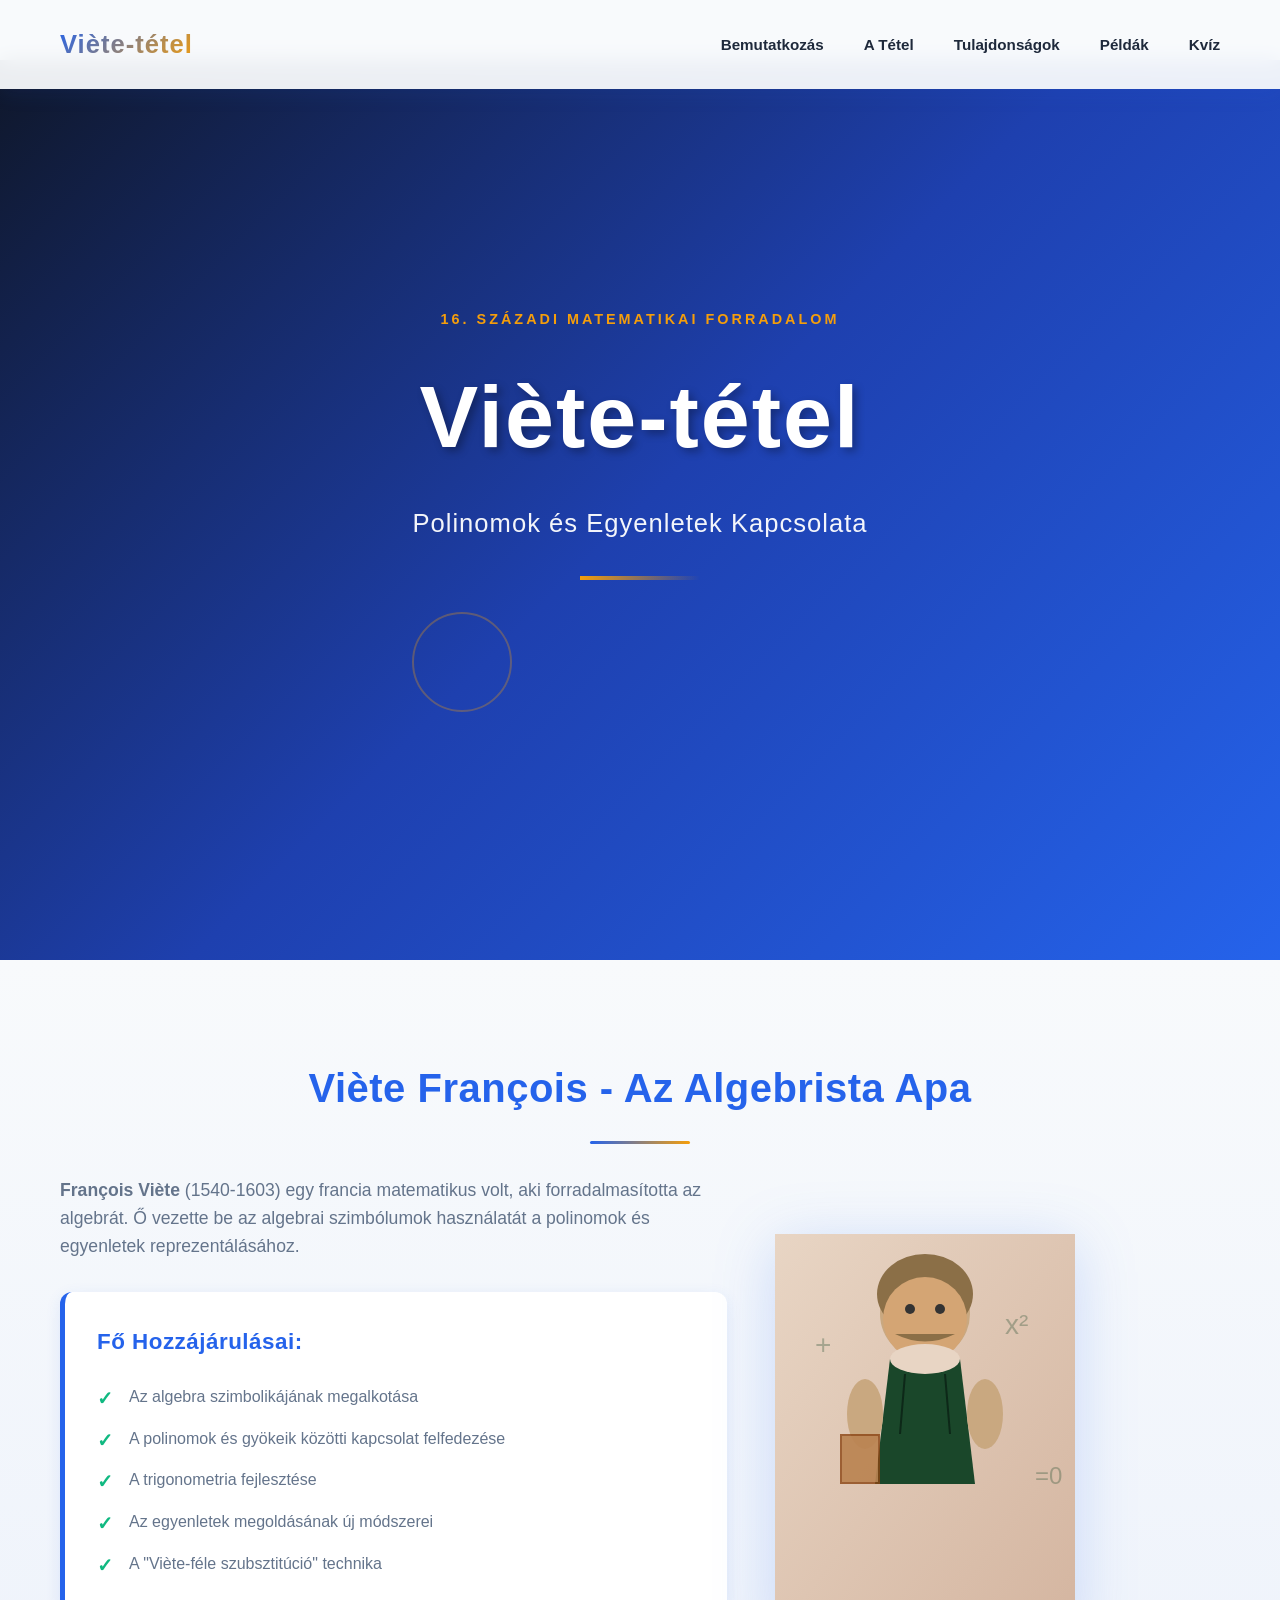
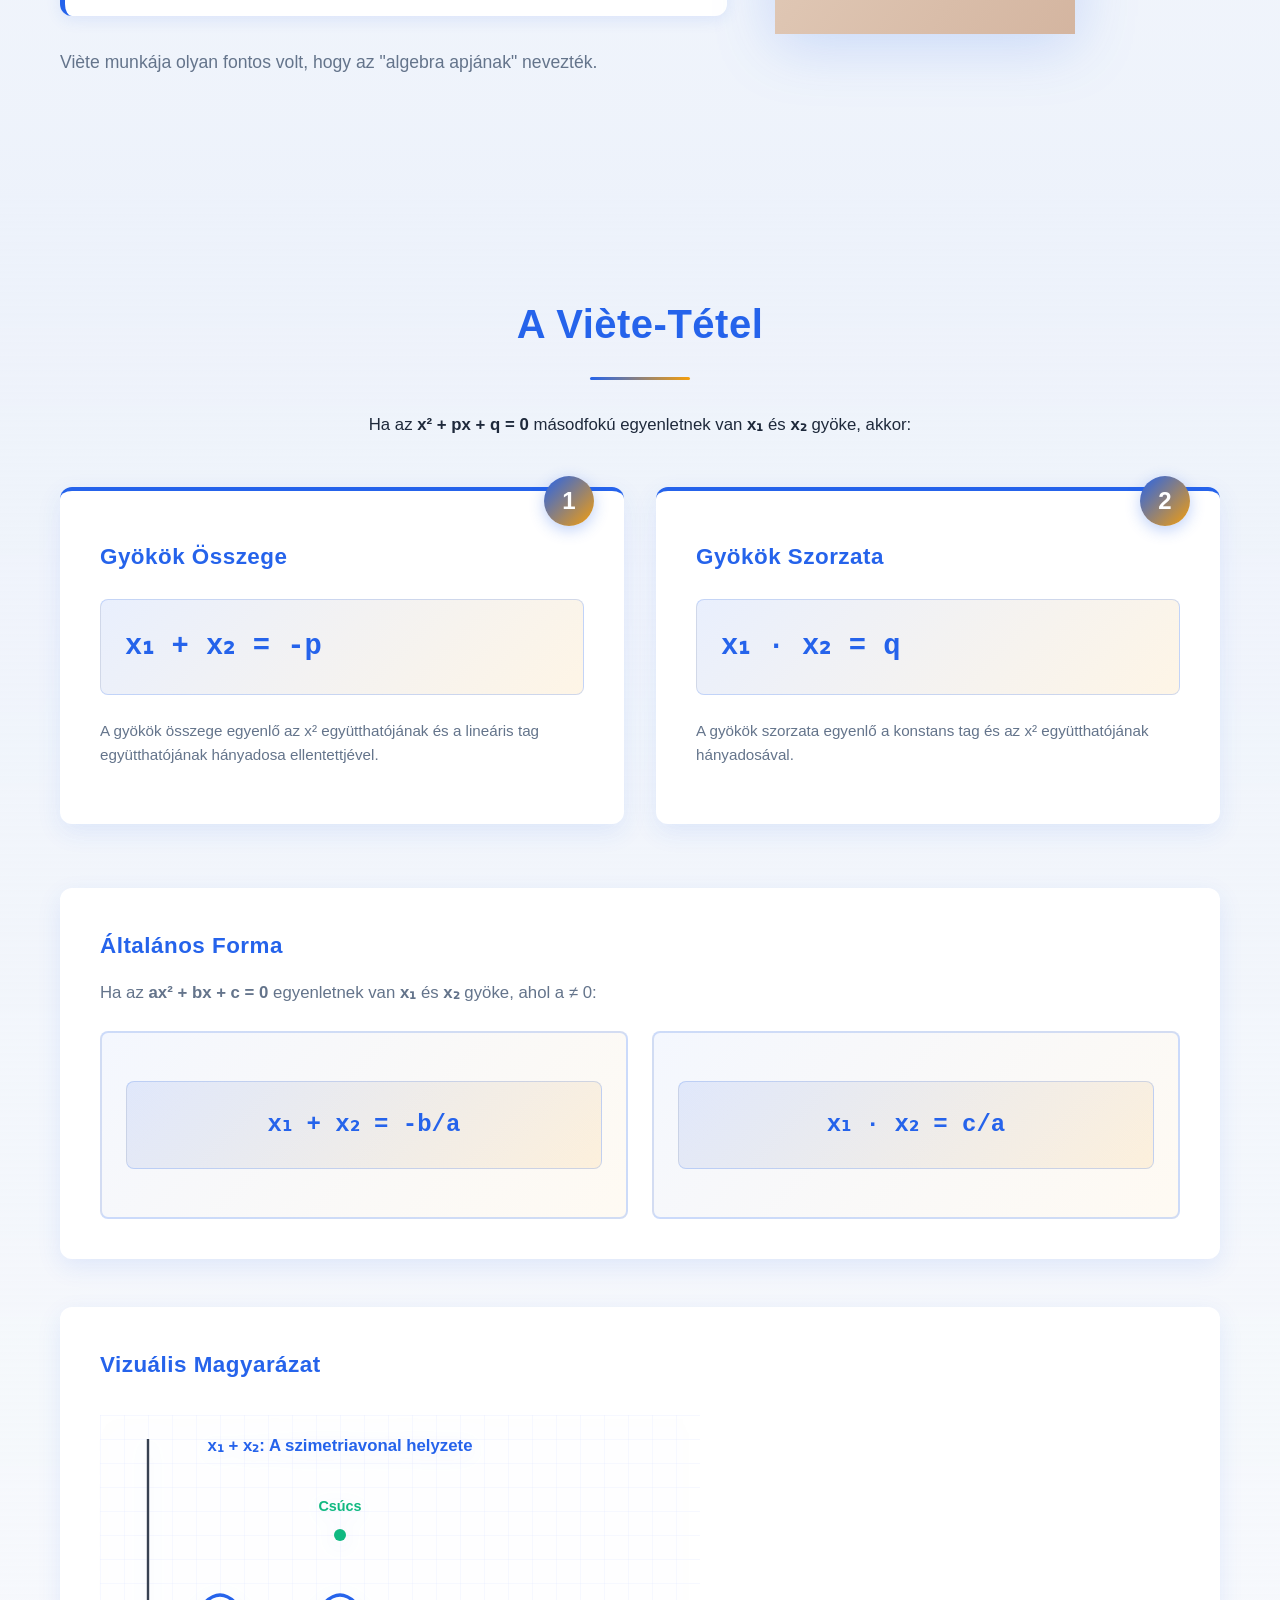
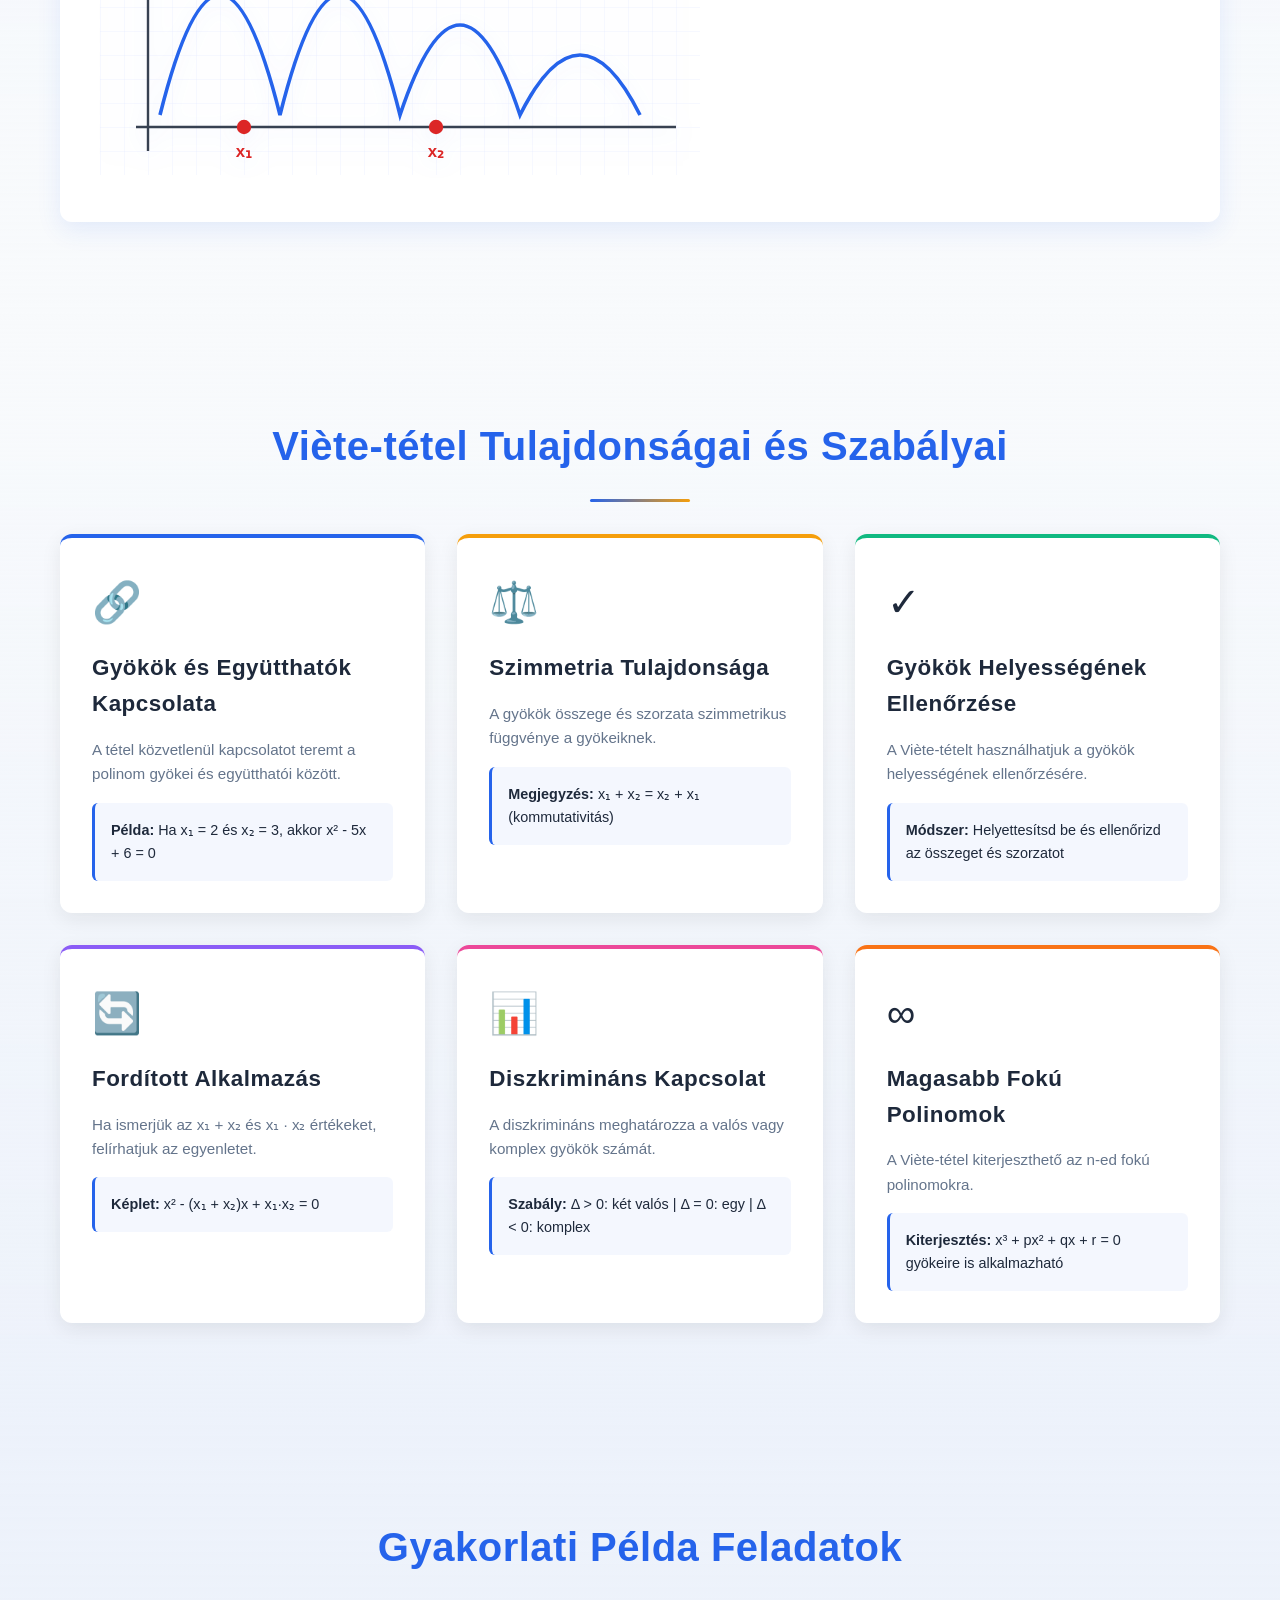
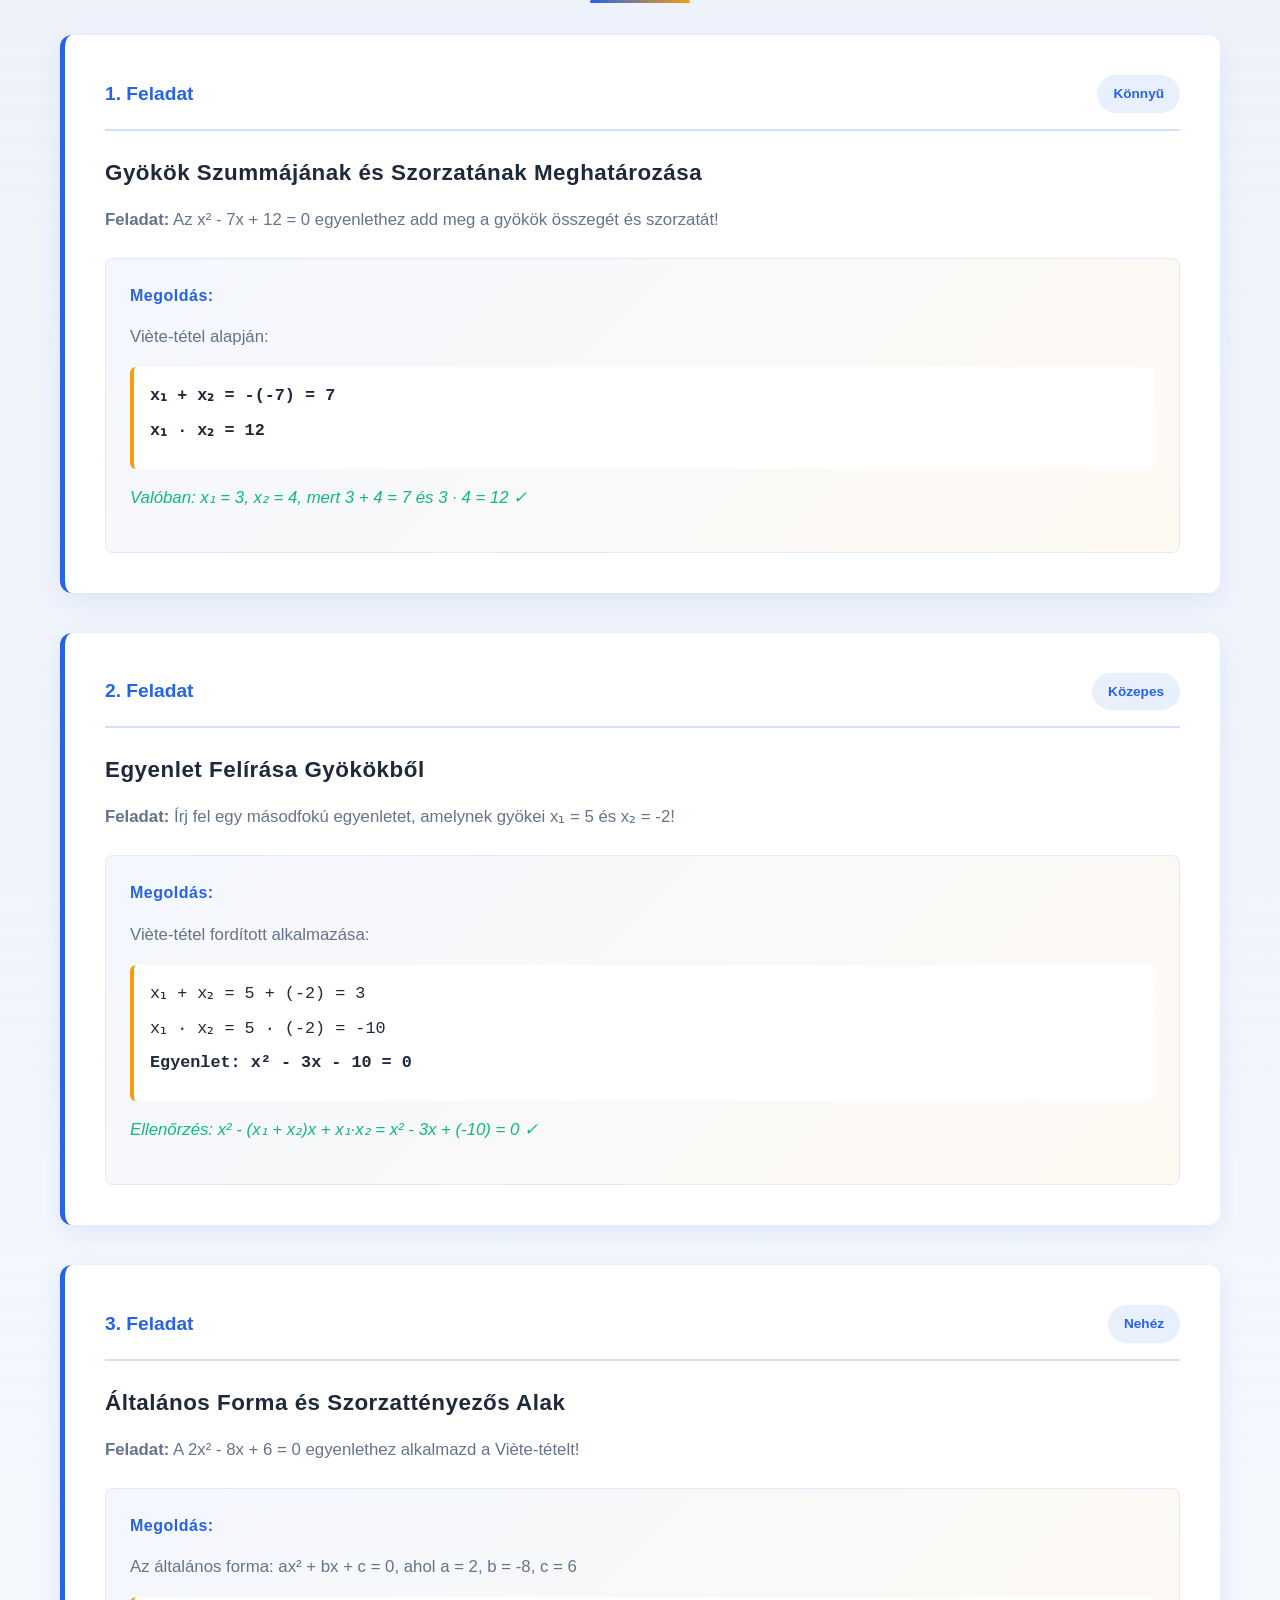
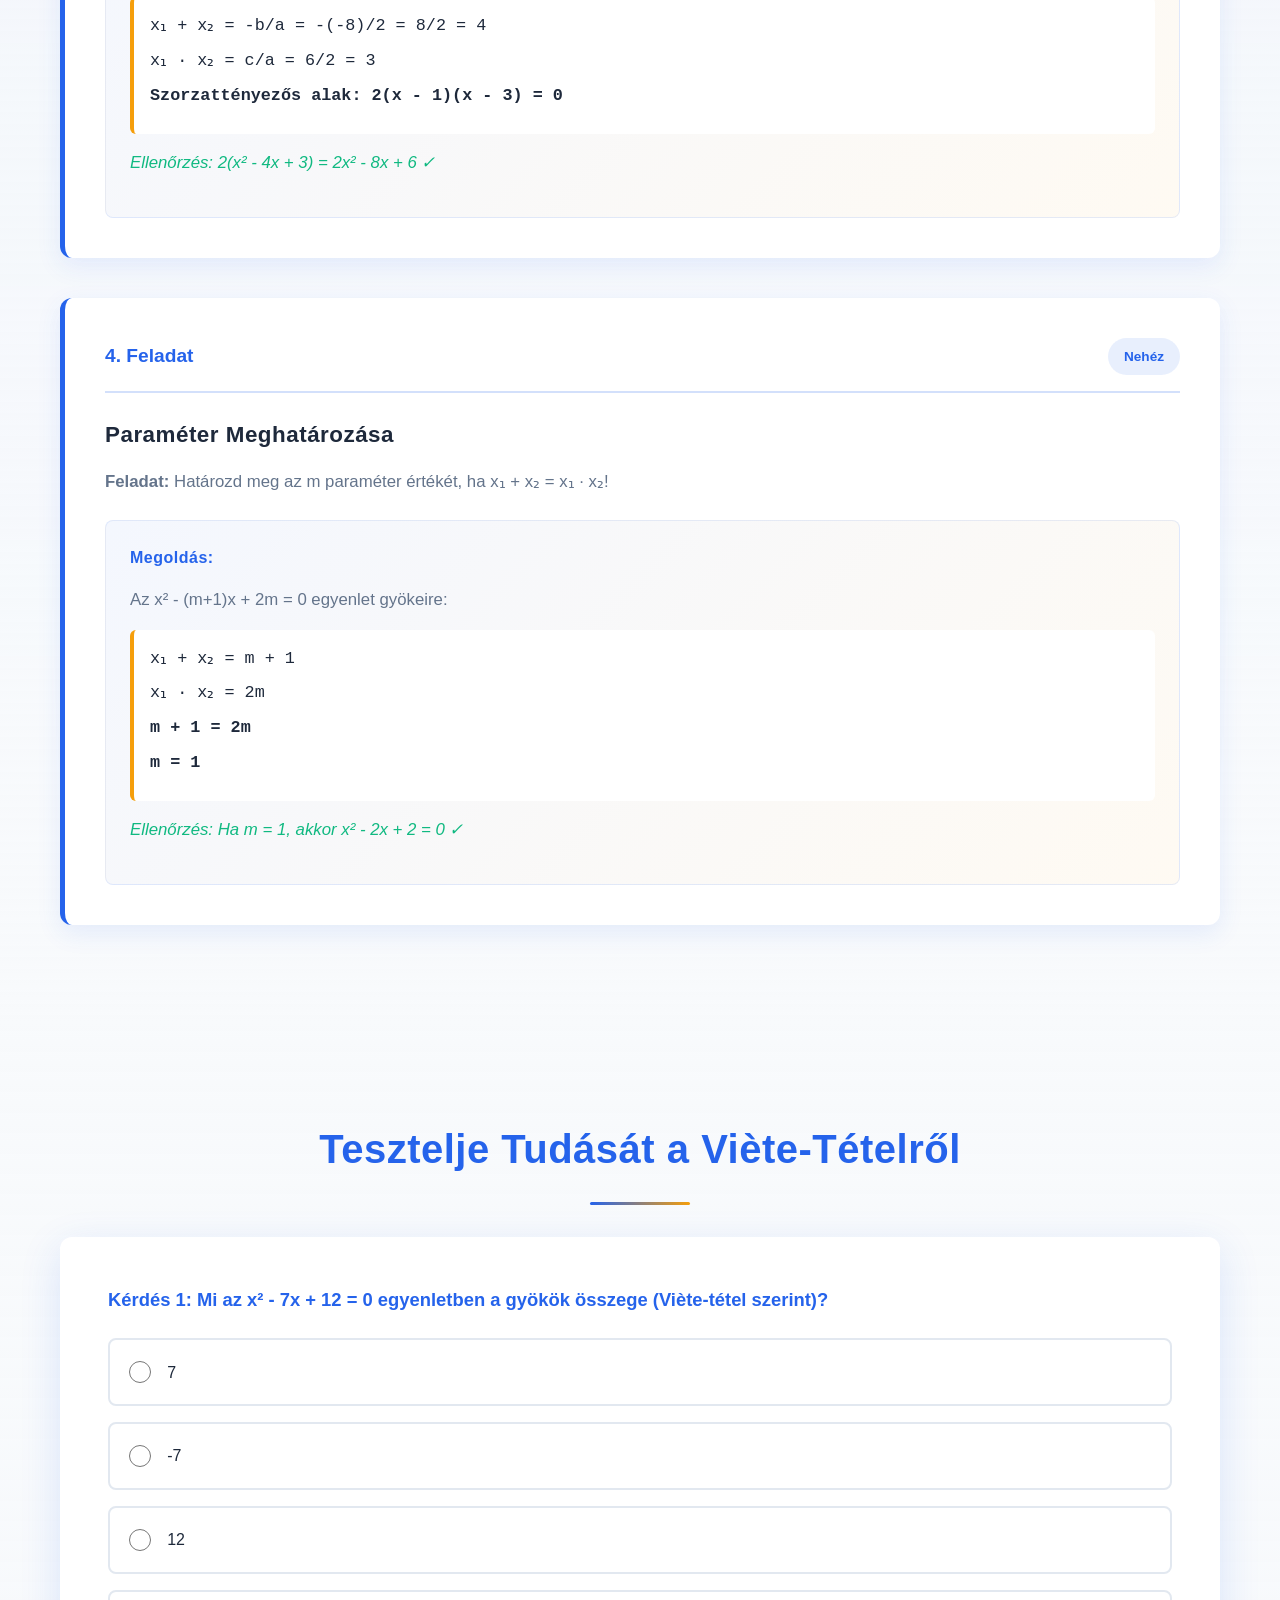
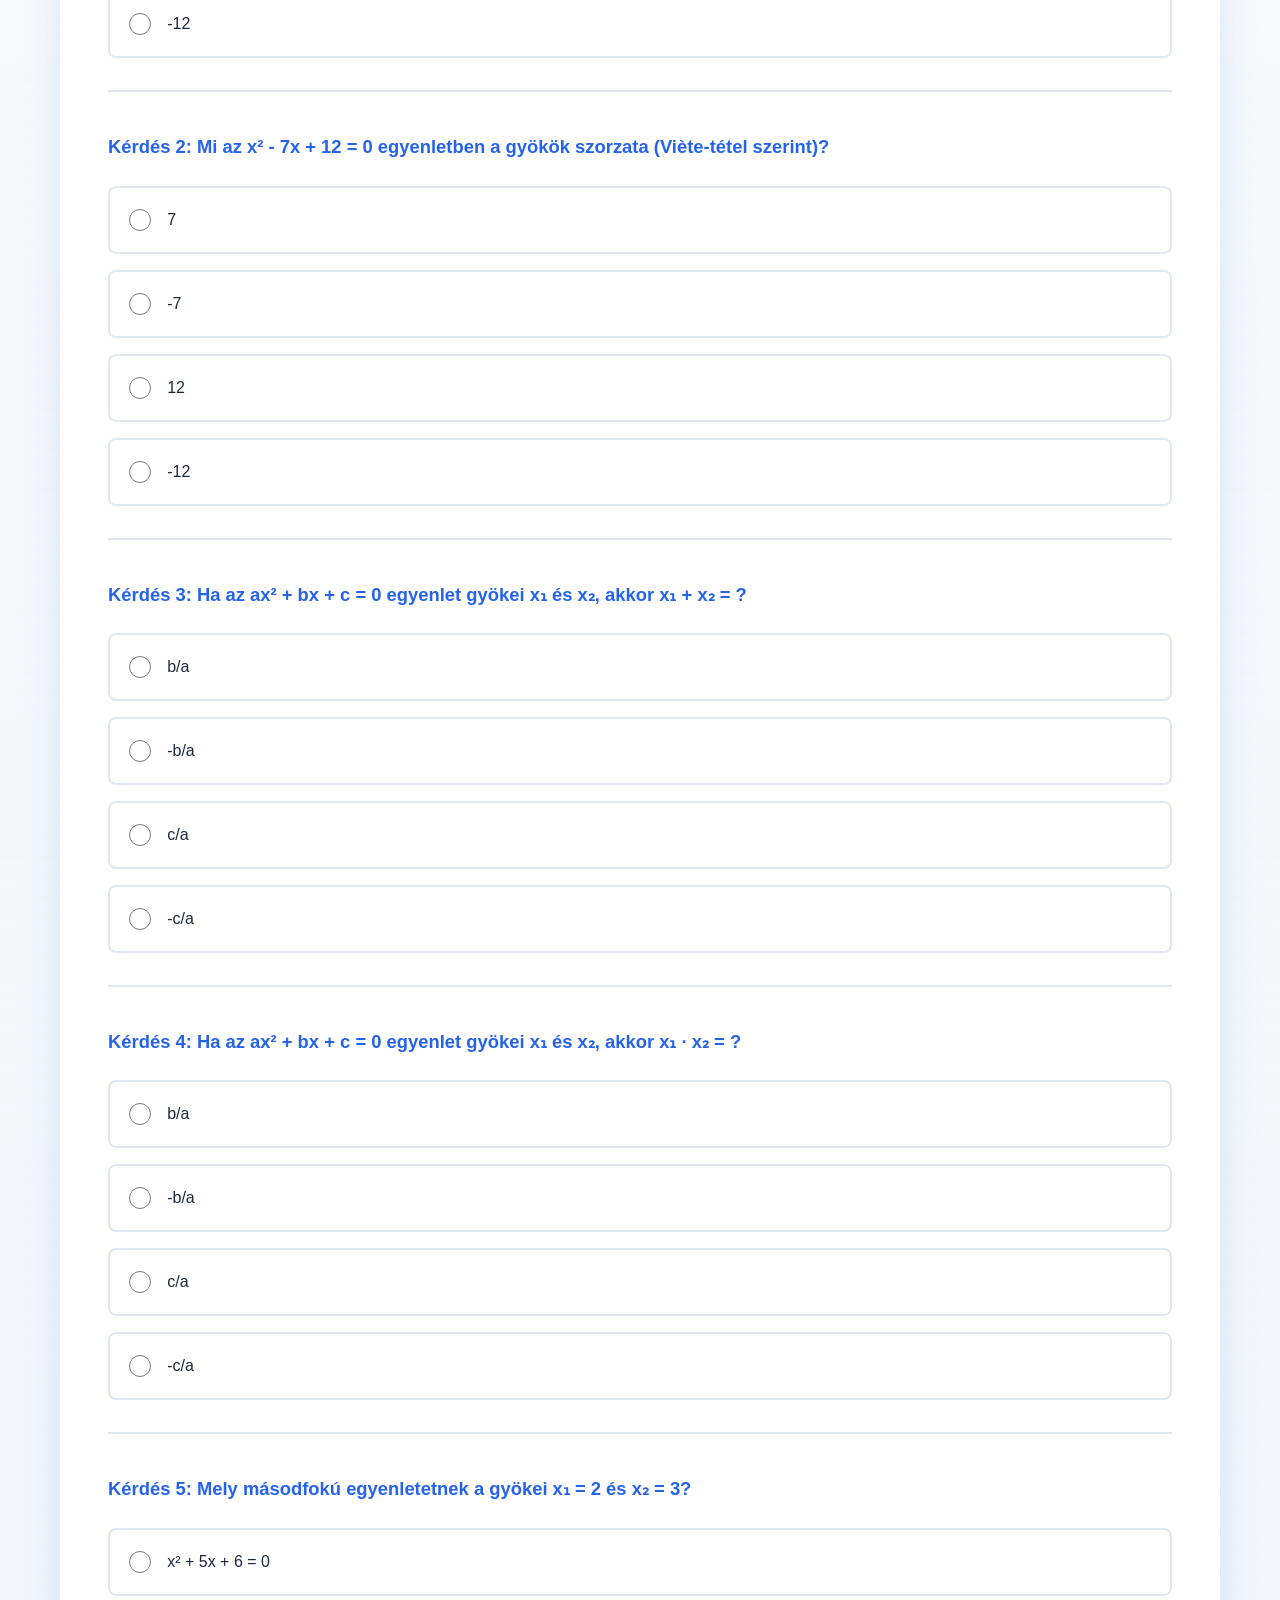
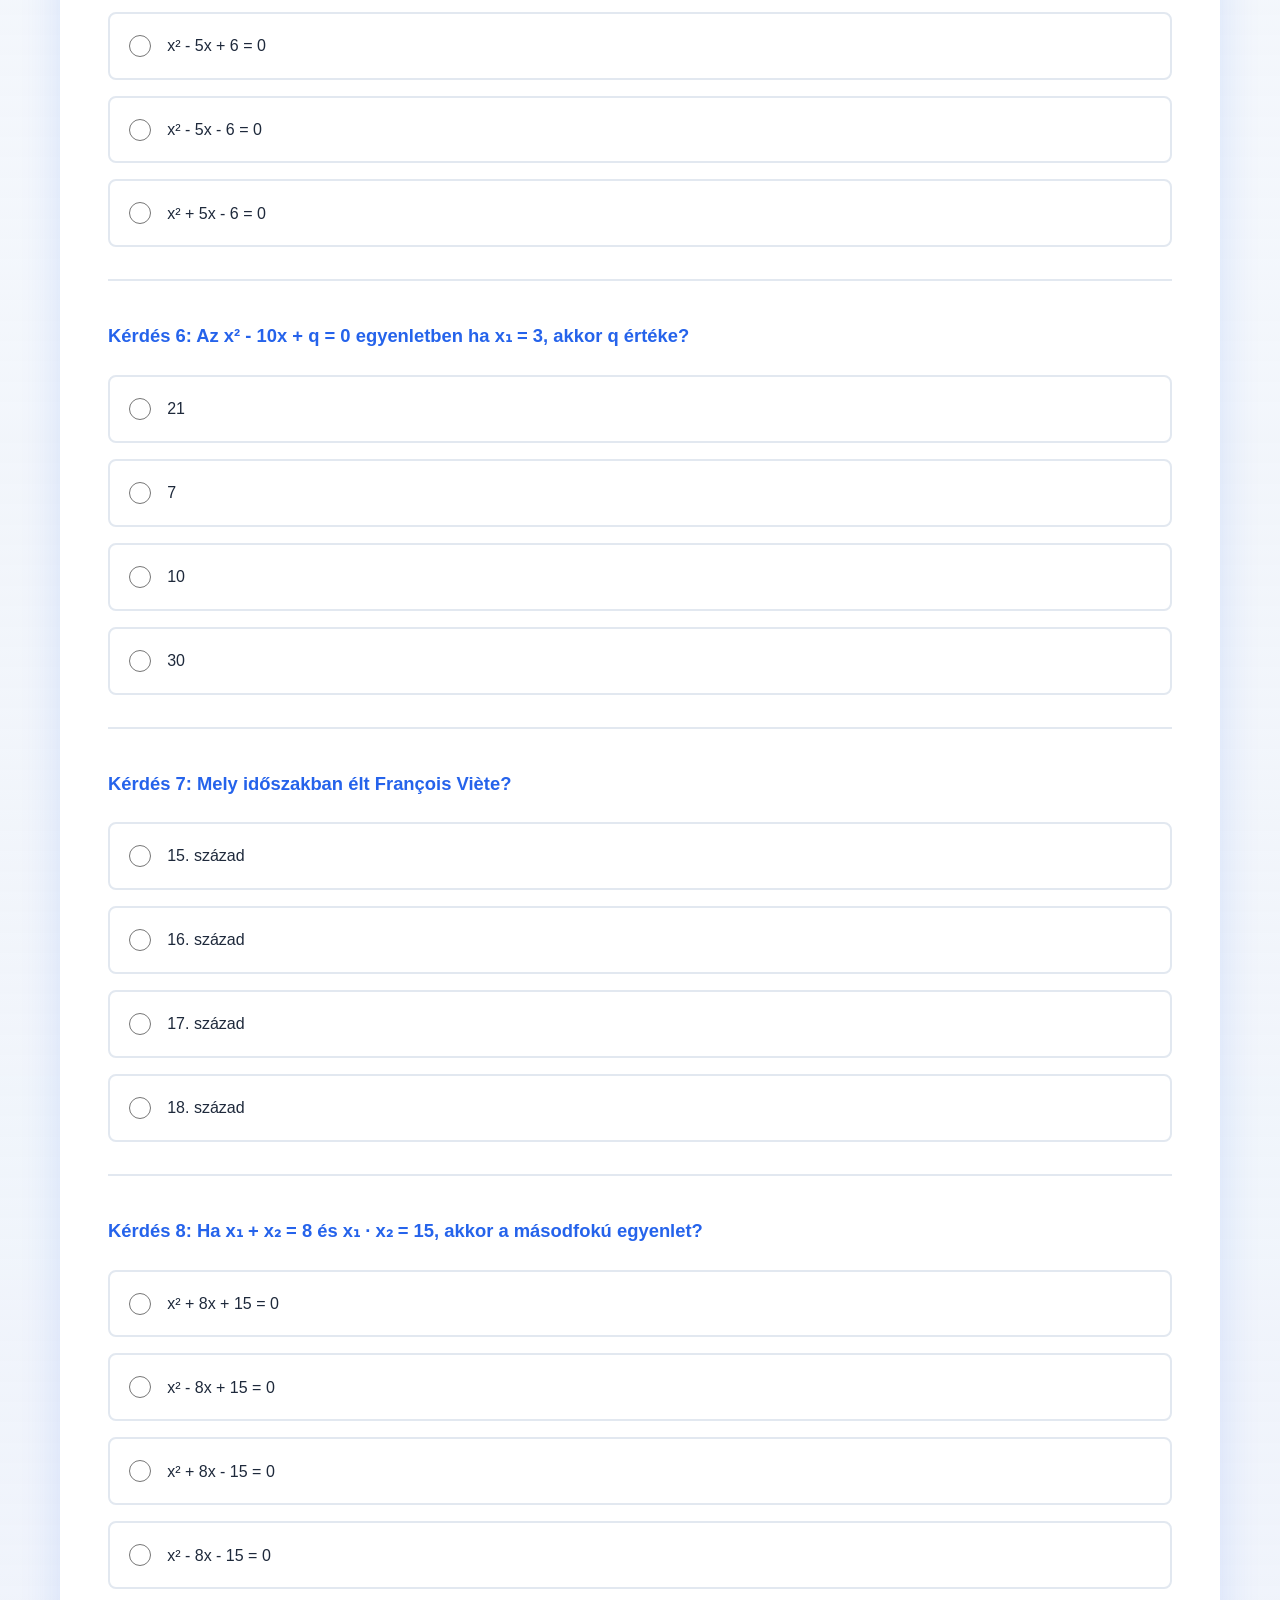
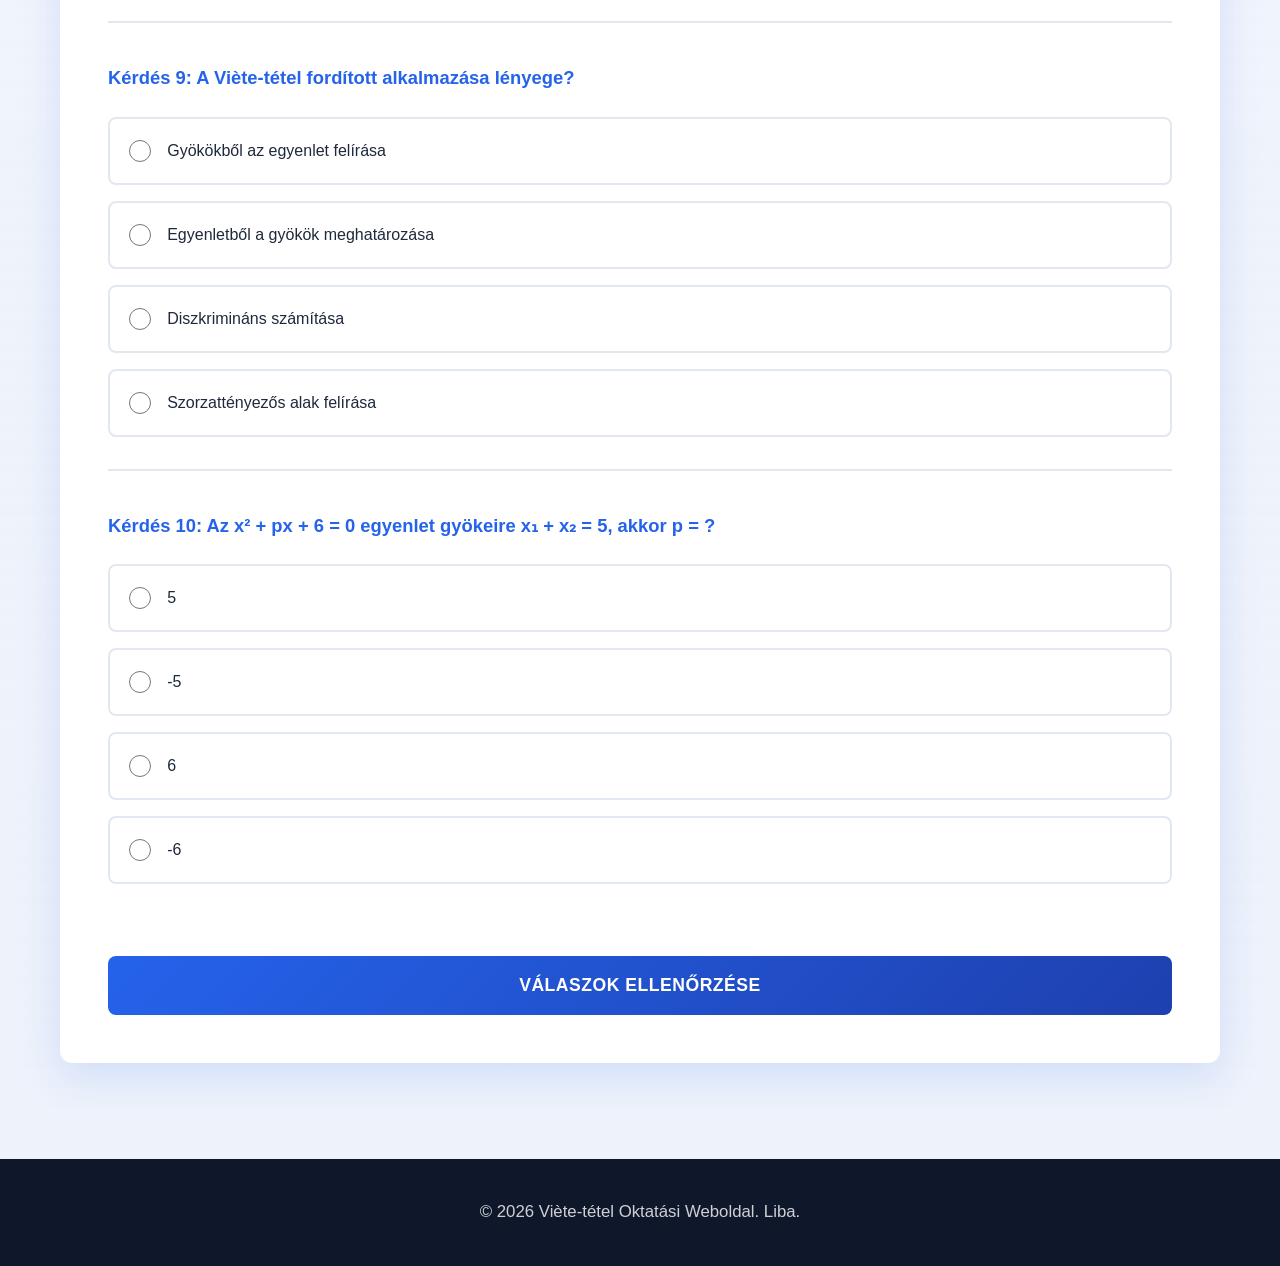
<file: index.html>
<!DOCTYPE html>
<html lang="hu">
<head>
    <meta charset="UTF-8">
    <meta name="viewport" content="width=device-width, initial-scale=1.0">
    <title>Viète-tétel - Polinomok és Egyenletek Mestere</title>
    <style>
        /* ===========================
           VARIABLES & ROOT STYLES
           =========================== */

        :root {
            --primary-blue: #2563eb;
            --secondary-blue: #1e40af;
            --accent-gold: #f59e0b;
            --success-green: #10b981;
            --danger-red: #dc2626;
            --dark-bg: #0f172a;
            --light-bg: #f8fafc;
            --text-dark: #1e293b;
            --text-light: #64748b;
            --border-color: #e2e8f0;
            
            --transition: all 0.3s cubic-bezier(0.25, 0.46, 0.45, 0.94);
            --transition-slow: all 0.6s cubic-bezier(0.25, 0.46, 0.45, 0.94);
        }

        * {
            margin: 0;
            padding: 0;
            box-sizing: border-box;
        }

        html {
            scroll-behavior: smooth;
        }

        body {
            font-family: 'Segoe UI', 'Trebuchet MS', sans-serif;
            color: var(--text-dark);
            background-color: var(--light-bg);
            line-height: 1.6;
            overflow-x: hidden;
        }

        /* Typography */
        .container {
            max-width: 1200px;
            margin: 0 auto;
            padding: 0 20px;
        }

        h1, h2, h3, h4, h5, h6 {
            font-family: 'Segoe UI', sans-serif;
            font-weight: 700;
            letter-spacing: 0.5px;
        }

        h2 {
            font-size: 2.5rem;
            margin-bottom: 2rem;
        }

        h3 {
            font-size: 1.4rem;
            margin-bottom: 1rem;
        }

        p {
            font-size: 1.05rem;
            color: var(--text-light);
            margin-bottom: 1rem;
        }

        /* Navigation */
        .navbar {
            position: fixed;
            top: 0;
            width: 100%;
            background: rgba(248, 250, 252, 0.95);
            backdrop-filter: blur(10px);
            padding: 1.5rem 0;
            box-shadow: 0 4px 20px rgba(37, 99, 235, 0.1);
            z-index: 1000;
        }

        .navbar .container {
            display: flex;
            justify-content: space-between;
            align-items: center;
        }

        .logo {
            font-size: 1.6rem;
            font-weight: 800;
            color: var(--primary-blue);
            letter-spacing: 1px;
            background: linear-gradient(135deg, var(--primary-blue), var(--accent-gold));
            -webkit-background-clip: text;
            -webkit-text-fill-color: transparent;
            background-clip: text;
        }

        .nav-links {
            display: flex;
            list-style: none;
            gap: 2.5rem;
        }

        .nav-links a {
            text-decoration: none;
            color: var(--text-dark);
            font-weight: 600;
            font-size: 0.95rem;
            position: relative;
            transition: var(--transition);
        }

        .nav-links a::after {
            content: '';
            position: absolute;
            bottom: -8px;
            left: 0;
            width: 0;
            height: 2px;
            background: linear-gradient(90deg, var(--primary-blue), var(--accent-gold));
            transition: var(--transition);
        }

        .nav-links a:hover {
            color: var(--primary-blue);
        }

        .nav-links a:hover::after {
            width: 100%;
        }

        /* Hero */
        .hero {
            position: relative;
            height: 100vh;
            display: flex;
            align-items: center;
            justify-content: center;
            margin-top: 60px;
            overflow: hidden;
        }

        .hero-background {
            position: absolute;
            top: 0;
            left: 0;
            right: 0;
            bottom: 0;
            background: linear-gradient(135deg, var(--dark-bg) 0%, var(--secondary-blue) 50%, var(--primary-blue) 100%);
            z-index: -1;
            animation: gradientFlow 15s ease infinite;
        }

        @keyframes gradientFlow {
            0%, 100% {
                background: linear-gradient(135deg, var(--dark-bg) 0%, var(--secondary-blue) 50%, var(--primary-blue) 100%);
            }
            50% {
                background: linear-gradient(135deg, var(--primary-blue) 0%, var(--dark-bg) 50%, var(--secondary-blue) 100%);
            }
        }

        .hero-content {
            text-align: center;
            z-index: 1;
            animation: fadeInUp 1s ease-out;
        }

        .hero-subtitle-top {
            font-size: 0.9rem;
            color: var(--accent-gold);
            letter-spacing: 3px;
            text-transform: uppercase;
            font-weight: 700;
            margin-bottom: 1rem;
            animation: slideDown 0.8s ease-out;
        }

        .hero-title {
            font-size: 5.5rem;
            color: #fff;
            margin-bottom: 1rem;
            letter-spacing: 2px;
            text-shadow: 4px 4px 8px rgba(0, 0, 0, 0.3);
            animation: slideDown 0.8s ease-out 0.1s both;
            font-weight: 800;
        }

        .hero-subtitle {
            font-size: 1.6rem;
            color: rgba(255, 255, 255, 0.95);
            letter-spacing: 1px;
            margin-bottom: 2rem;
            animation: slideUp 0.8s ease-out 0.2s both;
        }

        .hero-divider {
            width: 120px;
            height: 4px;
            background: linear-gradient(90deg, var(--accent-gold), transparent);
            margin: 2rem auto;
            animation: expandWidth 0.8s ease-out 0.4s both;
        }

        .hero-accent {
            width: 100px;
            height: 100px;
            border: 2px solid rgba(245, 158, 11, 0.3);
            border-radius: 50%;
            margin-top: 2rem;
            animation: pulse 3s ease-in-out infinite;
        }

        @keyframes fadeInUp {
            from { opacity: 0; transform: translateY(50px); }
            to { opacity: 1; transform: translateY(0); }
        }

        @keyframes slideDown {
            from { opacity: 0; transform: translateY(-50px); }
            to { opacity: 1; transform: translateY(0); }
        }

        @keyframes slideUp {
            from { opacity: 0; transform: translateY(30px); }
            to { opacity: 1; transform: translateY(0); }
        }

        @keyframes expandWidth {
            from { width: 0; }
            to { width: 120px; }
        }

        @keyframes pulse {
            0%, 100% { transform: scale(1); opacity: 0.5; }
            50% { transform: scale(1.1); opacity: 0.3; }
        }

        /* Sections */
        .section {
            padding: 6rem 0;
            position: relative;
        }

        .section-title {
            text-align: center;
            color: var(--primary-blue);
            position: relative;
            padding-bottom: 1.5rem;
            animation: fadeInDown 0.8s ease-out;
        }

        .section-title::after {
            content: '';
            position: absolute;
            bottom: 0;
            left: 50%;
            transform: translateX(-50%);
            width: 100px;
            height: 3px;
            background: linear-gradient(90deg, var(--primary-blue), var(--accent-gold));
            border-radius: 2px;
        }

        @keyframes fadeInDown {
            from { opacity: 0; transform: translateY(-30px); }
            to { opacity: 1; transform: translateY(0); }
        }

        @keyframes fadeIn {
            from { opacity: 0; }
            to { opacity: 1; }
        }

        @keyframes slideInUp {
            from { opacity: 0; transform: translateY(30px); }
            to { opacity: 1; transform: translateY(0); }
        }

        /* About Section */
        .about-section {
            background: linear-gradient(180deg, var(--light-bg) 0%, rgba(37, 99, 235, 0.05) 100%);
        }

        .about-content {
            display: grid;
            grid-template-columns: 1.2fr 0.8fr;
            gap: 3rem;
            align-items: center;
        }

        .about-text {
            animation: slideInLeft 0.8s ease-out 0.3s both;
        }

        @keyframes slideInLeft {
            from { opacity: 0; transform: translateX(-30px); }
            to { opacity: 1; transform: translateX(0); }
        }

        .about-text p {
            margin-bottom: 1.5rem;
            font-size: 1.1rem;
        }

        .highlight-box {
            background: white;
            padding: 2rem;
            border-radius: 12px;
            border-left: 5px solid var(--primary-blue);
            margin: 2rem 0;
            box-shadow: 0 4px 15px rgba(37, 99, 235, 0.1);
            animation: slideInUp 0.8s ease-out 0.4s both;
        }

        .highlight-box h3 {
            color: var(--primary-blue);
            margin-bottom: 1rem;
        }

        .highlight-box ul {
            list-style: none;
            padding: 0;
        }

        .highlight-box li {
            padding: 0.5rem 0;
            padding-left: 2rem;
            position: relative;
            color: var(--text-light);
        }

        .highlight-box li::before {
            content: '✓';
            position: absolute;
            left: 0;
            color: var(--success-green);
            font-weight: bold;
            font-size: 1.2rem;
        }

        .about-illustration {
            animation: slideInRight 0.8s ease-out 0.3s both;
        }

        @keyframes slideInRight {
            from { opacity: 0; transform: translateX(30px); }
            to { opacity: 1; transform: translateX(0); }
        }

        .viete-portrait {
            width: 100%;
            max-width: 300px;
            filter: drop-shadow(0 10px 30px rgba(37, 99, 235, 0.2));
            animation: float 4s ease-in-out infinite;
        }

        @keyframes float {
            0%, 100% { transform: translateY(0px); }
            50% { transform: translateY(-15px); }
        }

        /* Theorem Section */
        .theorem-section {
            background: linear-gradient(180deg, rgba(37, 99, 235, 0.05) 0%, var(--light-bg) 100%);
        }

        .theorem-intro {
            text-align: center;
            font-size: 1.2rem;
            margin-bottom: 3rem;
            animation: fadeIn 0.8s ease-out 0.3s both;
        }

        .theorem-intro p {
            color: var(--text-dark);
            font-weight: 500;
        }

        .formulas-grid {
            display: grid;
            grid-template-columns: repeat(auto-fit, minmax(300px, 1fr));
            gap: 2rem;
            margin-bottom: 4rem;
        }

        .formula-card {
            background: white;
            padding: 2.5rem;
            border-radius: 12px;
            box-shadow: 0 8px 25px rgba(37, 99, 235, 0.1);
            border-top: 4px solid var(--primary-blue);
            animation: scaleIn 0.6s ease-out backwards;
            position: relative;
            transition: var(--transition);
        }

        .formula-card:hover {
            transform: translateY(-8px);
            box-shadow: 0 12px 35px rgba(37, 99, 235, 0.15);
        }

        .formula-card:nth-child(1) { animation-delay: 0.1s; }
        .formula-card:nth-child(2) { animation-delay: 0.2s; }

        @keyframes scaleIn {
            from { opacity: 0; transform: scale(0.9) translateY(20px); }
            to { opacity: 1; transform: scale(1) translateY(0); }
        }

        .formula-number {
            position: absolute;
            top: -15px;
            right: 30px;
            width: 50px;
            height: 50px;
            background: linear-gradient(135deg, var(--primary-blue), var(--accent-gold));
            color: white;
            border-radius: 50%;
            display: flex;
            align-items: center;
            justify-content: center;
            font-size: 1.5rem;
            font-weight: bold;
            box-shadow: 0 4px 15px rgba(37, 99, 235, 0.3);
        }

        .formula-card h3 {
            color: var(--primary-blue);
            margin-top: 0.5rem;
        }

        .formula-box {
            background: linear-gradient(135deg, rgba(37, 99, 235, 0.1), rgba(245, 158, 11, 0.1));
            padding: 1.5rem;
            border-radius: 8px;
            margin: 1.5rem 0;
            border: 1px solid rgba(37, 99, 235, 0.2);
        }

        .formula {
            font-size: 1.8rem;
            font-weight: bold;
            color: var(--primary-blue);
            font-family: 'Courier New', monospace;
            display: block;
        }

        .formula-card p {
            font-size: 0.95rem;
            color: var(--text-light);
        }

        .general-form {
            background: white;
            padding: 2.5rem;
            border-radius: 12px;
            box-shadow: 0 8px 25px rgba(37, 99, 235, 0.1);
            margin-bottom: 3rem;
            animation: slideInUp 0.8s ease-out 0.4s both;
        }

        .general-form h3 {
            color: var(--primary-blue);
        }

        .formulas-grid-2 {
            display: grid;
            grid-template-columns: repeat(auto-fit, minmax(200px, 1fr));
            gap: 1.5rem;
            margin-top: 1.5rem;
        }

        .formula-card-small {
            background: linear-gradient(135deg, rgba(37, 99, 235, 0.05), rgba(245, 158, 11, 0.05));
            padding: 1.5rem;
            border-radius: 8px;
            border: 2px solid rgba(37, 99, 235, 0.2);
            text-align: center;
        }

        .formula-card-small .formula {
            font-size: 1.5rem;
        }

        .theorem-visualization {
            background: white;
            padding: 2.5rem;
            border-radius: 12px;
            box-shadow: 0 8px 25px rgba(37, 99, 235, 0.1);
            animation: slideInUp 0.8s ease-out 0.5s both;
        }

        .theorem-visualization h3 {
            color: var(--primary-blue);
            margin-bottom: 2rem;
        }

        .viete-diagram {
            width: 100%;
            max-width: 600px;
            margin: 0 auto;
            filter: drop-shadow(0 4px 10px rgba(37, 99, 235, 0.1));
            animation: flowIn 1s ease-out;
        }

        @keyframes flowIn {
            from { opacity: 0; transform: scale(0.9); }
            to { opacity: 1; transform: scale(1); }
        }

        /* Properties Section */
        .properties-section {
            background: linear-gradient(180deg, var(--light-bg) 0%, rgba(37, 99, 235, 0.05) 100%);
        }

        .properties-grid {
            display: grid;
            grid-template-columns: repeat(auto-fit, minmax(300px, 1fr));
            gap: 2rem;
        }

        .property-card {
            background: white;
            padding: 2rem;
            border-radius: 12px;
            box-shadow: 0 6px 20px rgba(0, 0, 0, 0.08);
            animation: popIn 0.6s cubic-bezier(0.34, 1.56, 0.64, 1) backwards;
            transition: var(--transition);
            position: relative;
            overflow: hidden;
        }

        .property-card::before {
            content: '';
            position: absolute;
            top: -50%;
            right: -50%;
            width: 200px;
            height: 200px;
            background: radial-gradient(circle, rgba(37, 99, 235, 0.1), transparent);
            border-radius: 50%;
            transition: var(--transition);
        }

        .property-card:hover {
            transform: translateY(-8px);
            box-shadow: 0 12px 35px rgba(37, 99, 235, 0.15);
        }

        .property-card:hover::before {
            top: 0;
            right: 0;
        }

        .property-1 { animation-delay: 0.1s; border-top: 4px solid #2563eb; }
        .property-2 { animation-delay: 0.2s; border-top: 4px solid #f59e0b; }
        .property-3 { animation-delay: 0.3s; border-top: 4px solid #10b981; }
        .property-4 { animation-delay: 0.4s; border-top: 4px solid #8b5cf6; }
        .property-5 { animation-delay: 0.5s; border-top: 4px solid #ec4899; }
        .property-6 { animation-delay: 0.6s; border-top: 4px solid #f97316; }

        @keyframes popIn {
            from { opacity: 0; transform: scale(0.8) rotateX(-20deg); }
            to { opacity: 1; transform: scale(1) rotateX(0); }
        }

        .property-icon {
            font-size: 2.5rem;
            margin-bottom: 1rem;
            transition: var(--transition);
        }

        .property-card:hover .property-icon {
            transform: scale(1.2) rotate(-10deg);
        }

        .property-card h3 {
            color: var(--text-dark);
            margin-bottom: 1rem;
        }

        .property-card p {
            color: var(--text-light);
            font-size: 0.95rem;
        }

        .property-example {
            background: rgba(37, 99, 235, 0.05);
            padding: 1rem;
            border-radius: 6px;
            margin-top: 1rem;
            border-left: 3px solid var(--primary-blue);
            font-size: 0.9rem;
            color: var(--text-dark);
        }

        /* Examples Section */
        .examples-section {
            background: linear-gradient(180deg, rgba(37, 99, 235, 0.05) 0%, var(--light-bg) 100%);
        }

        .examples-container {
            display: grid;
            gap: 2.5rem;
        }

        .example-card-large {
            background: white;
            padding: 2.5rem;
            border-radius: 12px;
            box-shadow: 0 8px 25px rgba(37, 99, 235, 0.1);
            border-left: 5px solid var(--primary-blue);
            animation: slideInUp 0.6s ease-out backwards;
            transition: var(--transition);
        }

        .example-card-large:hover {
            box-shadow: 0 12px 35px rgba(37, 99, 235, 0.15);
            transform: translateX(5px);
        }

        .example-card-large:nth-child(1) { animation-delay: 0.1s; }
        .example-card-large:nth-child(2) { animation-delay: 0.2s; }
        .example-card-large:nth-child(3) { animation-delay: 0.3s; }
        .example-card-large:nth-child(4) { animation-delay: 0.4s; }

        .example-header {
            display: flex;
            justify-content: space-between;
            align-items: center;
            margin-bottom: 1.5rem;
            padding-bottom: 1rem;
            border-bottom: 2px solid rgba(37, 99, 235, 0.2);
        }

        .example-number {
            font-size: 1.2rem;
            font-weight: bold;
            color: var(--primary-blue);
        }

        .difficulty {
            padding: 0.5rem 1rem;
            border-radius: 20px;
            font-size: 0.85rem;
            font-weight: 600;
            background: rgba(37, 99, 235, 0.1);
            color: var(--primary-blue);
        }

        .example-content h3 {
            color: var(--text-dark);
            margin-bottom: 1rem;
        }

        .example-content p {
            margin-bottom: 1rem;
            color: var(--text-light);
        }

        .example-solution {
            background: linear-gradient(135deg, rgba(37, 99, 235, 0.05), rgba(245, 158, 11, 0.05));
            padding: 1.5rem;
            border-radius: 8px;
            margin-top: 1.5rem;
            border: 1px solid rgba(37, 99, 235, 0.1);
        }

        .example-solution h4 {
            color: var(--primary-blue);
            margin-bottom: 1rem;
        }

        .solution-step {
            background: white;
            padding: 1rem;
            border-radius: 6px;
            margin: 1rem 0;
            border-left: 4px solid var(--accent-gold);
        }

        .solution-step p {
            margin-bottom: 0.5rem;
            font-family: 'Courier New', monospace;
            color: var(--text-dark);
            font-weight: 500;
        }

        .example-solution em {
            color: var(--success-green);
            font-style: italic;
            display: block;
            margin-top: 1rem;
        }

        /* Quiz Section */
        .quiz-section {
            background: linear-gradient(180deg, var(--light-bg) 0%, rgba(37, 99, 235, 0.05) 100%);
        }

        .quiz-container {
            background: white;
            padding: 3rem;
            border-radius: 12px;
            box-shadow: 0 12px 40px rgba(37, 99, 235, 0.15);
            animation: slideInUp 0.8s ease-out 0.3s both;
        }

        #quiz-content {
            margin-bottom: 2rem;
        }

        .quiz-question {
            margin-bottom: 2.5rem;
            padding-bottom: 2rem;
            border-bottom: 2px solid var(--border-color);
            animation: fadeIn 0.6s ease-out;
        }

        .quiz-question:last-child {
            border-bottom: none;
        }

        .question-title {
            font-weight: 700;
            color: var(--primary-blue);
            margin-bottom: 1.5rem;
            font-size: 1.15rem;
        }

        .question-options {
            display: flex;
            flex-direction: column;
            gap: 1rem;
        }

        .option {
            display: flex;
            align-items: center;
            cursor: pointer;
            padding: 1.2rem;
            border-radius: 8px;
            border: 2px solid var(--border-color);
            transition: var(--transition);
            background: white;
        }

        .option:hover {
            border-color: var(--primary-blue);
            background: rgba(37, 99, 235, 0.05);
            transform: translateX(5px);
        }

        .option input[type="radio"] {
            cursor: pointer;
            margin-right: 1rem;
            accent-color: var(--primary-blue);
            width: 22px;
            height: 22px;
            flex-shrink: 0;
        }

        .option label {
            cursor: pointer;
            flex: 1;
            margin: 0;
            font-weight: 500;
        }

        .submit-btn {
            background: linear-gradient(135deg, var(--primary-blue), var(--secondary-blue));
            color: white;
            border: none;
            padding: 1.2rem 3rem;
            font-size: 1.1rem;
            border-radius: 8px;
            cursor: pointer;
            font-weight: 700;
            transition: var(--transition);
            width: 100%;
            letter-spacing: 0.5px;
            text-transform: uppercase;
        }

        .submit-btn:hover {
            transform: translateY(-3px);
            box-shadow: 0 10px 30px rgba(37, 99, 235, 0.3);
        }

        .results-container {
            margin-top: 2.5rem;
            padding: 2rem;
            border-radius: 8px;
            display: none;
            animation: slideInUp 0.6s ease-out;
        }

        .results-container.show {
            display: block;
        }

        .results-container.success {
            background: rgba(16, 185, 129, 0.1);
            border-left: 5px solid var(--success-green);
            color: #065f46;
        }

        .results-container.partial {
            background: rgba(245, 158, 11, 0.1);
            border-left: 5px solid var(--accent-gold);
            color: #92400e;
        }

        .results-title {
            font-weight: 700;
            font-size: 1.3rem;
            margin-bottom: 1.5rem;
        }

        /* Footer */
        .footer {
            background: var(--dark-bg);
            color: white;
            padding: 2.5rem 0;
            text-align: center;
        }

        .footer p {
            color: rgba(255, 255, 255, 0.8);
            margin: 0;
        }

        /* Responsive */
        @media (max-width: 768px) {
            .hero-title { font-size: 3rem; }
            .hero-subtitle { font-size: 1.1rem; }
            .nav-links { gap: 1.2rem; font-size: 0.85rem; }
            .about-content { grid-template-columns: 1fr; }
            .section-title { font-size: 1.8rem; }
            .properties-grid { grid-template-columns: 1fr; }
            .quiz-container { padding: 1.5rem; }
        }

        @media (max-width: 480px) {
            .hero-title { font-size: 2rem; }
            .nav-links { display: none; }
            .section { padding: 3rem 0; }
        }
    </style>
</head>
<body>
    <!-- Navigation -->
    <nav class="navbar">
        <div class="container">
            <div class="logo">Viète-tétel</div>
            <ul class="nav-links">
                <li><a href="#about">Bemutatkozás</a></li>
                <li><a href="#theorem">A Tétel</a></li>
                <li><a href="#properties">Tulajdonságok</a></li>
                <li><a href="#examples">Példák</a></li>
                <li><a href="#quiz">Kvíz</a></li>
            </ul>
        </div>
    </nav>

    <!-- Hero Section -->
    <section class="hero">
        <div class="hero-content">
            <div class="hero-subtitle-top">16. Századi Matematikai Forradalom</div>
            <h1 class="hero-title">Viète-tétel</h1>
            <p class="hero-subtitle">Polinomok és Egyenletek Kapcsolata</p>
            <div class="hero-divider"></div>
            <div class="hero-accent"></div>
        </div>
        <div class="hero-background"></div>
    </section>

    <!-- About Section -->
    <section id="about" class="section about-section">
        <div class="container">
            <h2 class="section-title">Viète François - Az Algebrista Apa</h2>
            
            <div class="about-content">
                <div class="about-text">
                    <p><strong>François Viète</strong> (1540-1603) egy francia matematikus volt, aki forradalmasította az algebrát. Ő vezette be az algebrai szimbólumok használatát a polinomok és egyenletek reprezentálásához.</p>
                    
                    <div class="highlight-box">
                        <h3>Fő Hozzájárulásai:</h3>
                        <ul>
                            <li>Az algebra szimbolikájának megalkotása</li>
                            <li>A polinomok és gyökeik közötti kapcsolat felfedezése</li>
                            <li>A trigonometria fejlesztése</li>
                            <li>Az egyenletek megoldásának új módszerei</li>
                            <li>A "Viète-féle szubsztitúció" technika</li>
                        </ul>
                    </div>

                    <p>Viète munkája olyan fontos volt, hogy az "algebra apjának" nevezték.</p>
                </div>

                <div class="about-illustration">
                    <svg viewBox="0 0 300 400" class="viete-portrait">
                        <defs>
                            <linearGradient id="portraitGrad" x1="0%" y1="0%" x2="100%" y2="100%">
                                <stop offset="0%" style="stop-color:#e8d5c4;stop-opacity:1" />
                                <stop offset="100%" style="stop-color:#d4b5a0;stop-opacity:1" />
                            </linearGradient>
                        </defs>
                        <rect width="300" height="400" fill="url(#portraitGrad)"/>
                        <circle cx="150" cy="80" r="45" fill="#c9a880"/>
                        <ellipse cx="150" cy="60" rx="48" ry="40" fill="#8b6f47"/>
                        <circle cx="150" cy="85" r="42" fill="#d4a574"/>
                        <circle cx="135" cy="75" r="5" fill="#333"/>
                        <circle cx="165" cy="75" r="5" fill="#333"/>
                        <path d="M 120 100 Q 150 115 180 100" fill="#8b6f47"/>
                        <path d="M 115 125 L 100 250 L 200 250 L 185 125 Z" fill="#1a472a"/>
                        <path d="M 130 140 L 125 200" stroke="#0d2818" stroke-width="2"/>
                        <path d="M 170 140 L 175 200" stroke="#0d2818" stroke-width="2"/>
                        <ellipse cx="150" cy="125" rx="35" ry="15" fill="#e8d5c4"/>
                        <ellipse cx="90" cy="180" rx="18" ry="35" fill="#c9a880"/>
                        <ellipse cx="210" cy="180" rx="18" ry="35" fill="#c9a880"/>
                        <rect x="65" y="200" width="40" height="50" fill="#8b4513" opacity="0.8"/>
                        <rect x="67" y="202" width="36" height="46" fill="#d4a574" opacity="0.6"/>
                        <text x="230" y="100" font-size="28" fill="#1a472a" opacity="0.3">x²</text>
                        <text x="40" y="120" font-size="28" fill="#1a472a" opacity="0.3">+</text>
                        <text x="260" y="250" font-size="24" fill="#1a472a" opacity="0.3">=0</text>
                    </svg>
                </div>
            </div>
        </div>
    </section>

    <!-- Theorem Section -->
    <section id="theorem" class="section theorem-section">
        <div class="container">
            <h2 class="section-title">A Viète-Tétel</h2>
            
            <div class="theorem-intro">
                <p>Ha az <strong>x² + px + q = 0</strong> másodfokú egyenletnek van <strong>x₁</strong> és <strong>x₂</strong> gyöke, akkor:</p>
            </div>

            <div class="formulas-grid">
                <div class="formula-card">
                    <div class="formula-number">1</div>
                    <h3>Gyökök Összege</h3>
                    <div class="formula-box">
                        <span class="formula">x₁ + x₂ = -p</span>
                    </div>
                    <p>A gyökök összege egyenlő az x² együtthatójának és a lineáris tag együtthatójának hányadosa ellentettjével.</p>
                </div>

                <div class="formula-card">
                    <div class="formula-number">2</div>
                    <h3>Gyökök Szorzata</h3>
                    <div class="formula-box">
                        <span class="formula">x₁ · x₂ = q</span>
                    </div>
                    <p>A gyökök szorzata egyenlő a konstans tag és az x² együtthatójának hányadosával.</p>
                </div>
            </div>

            <div class="general-form">
                <h3>Általános Forma</h3>
                <p>Ha az <strong>ax² + bx + c = 0</strong> egyenletnek van <strong>x₁</strong> és <strong>x₂</strong> gyöke, ahol a ≠ 0:</p>
                
                <div class="formulas-grid-2">
                    <div class="formula-card-small">
                        <div class="formula-box">
                            <span class="formula">x₁ + x₂ = -b/a</span>
                        </div>
                    </div>
                    <div class="formula-card-small">
                        <div class="formula-box">
                            <span class="formula">x₁ · x₂ = c/a</span>
                        </div>
                    </div>
                </div>
            </div>

            <div class="theorem-visualization">
                <h3>Vizuális Magyarázat</h3>
                <svg viewBox="0 0 500 300" class="viete-diagram">
                    <defs>
                        <pattern id="grid-viete" width="20" height="20" patternUnits="userSpaceOnUse">
                            <path d="M 20 0 L 0 0 0 20" fill="none" stroke="#e0e7ff" stroke-width="0.5"/>
                        </pattern>
                    </defs>
                    
                    <rect width="500" height="300" fill="url(#grid-viete)"/>
                    <path d="M 50 250 Q 100 50 150 250 Q 200 50 250 250 Q 300 100 350 250 Q 400 150 450 250" 
                          fill="none" stroke="#2563eb" stroke-width="3"/>
                    
                    <line x1="30" y1="260" x2="480" y2="260" stroke="#374151" stroke-width="2"/>
                    <line x1="40" y1="20" x2="40" y2="280" stroke="#374151" stroke-width="2"/>
                    
                    <circle cx="120" cy="260" r="6" fill="#dc2626"/>
                    <circle cx="280" cy="260" r="6" fill="#dc2626"/>
                    
                    <text x="120" y="285" text-anchor="middle" font-size="14" font-weight="bold" fill="#dc2626">x₁</text>
                    <text x="280" y="285" text-anchor="middle" font-size="14" font-weight="bold" fill="#dc2626">x₂</text>
                    
                    <circle cx="200" cy="100" r="5" fill="#10b981"/>
                    <text x="200" y="80" text-anchor="middle" font-size="12" fill="#10b981" font-weight="bold">Csúcs</text>
                    
                    <text x="200" y="30" text-anchor="middle" font-size="14" font-weight="bold" fill="#2563eb">x₁ + x₂: A szimetriavonal helyzete</text>
                </svg>
            </div>
        </div>
    </section>

    <!-- Properties Section -->
    <section id="properties" class="section properties-section">
        <div class="container">
            <h2 class="section-title">Viète-tétel Tulajdonságai és Szabályai</h2>
            
            <div class="properties-grid">
                <div class="property-card property-1">
                    <div class="property-icon">🔗</div>
                    <h3>Gyökök és Együtthatók Kapcsolata</h3>
                    <p>A tétel közvetlenül kapcsolatot teremt a polinom gyökei és együtthatói között.</p>
                    <div class="property-example">
                        <strong>Példa:</strong> Ha x₁ = 2 és x₂ = 3, akkor x² - 5x + 6 = 0
                    </div>
                </div>

                <div class="property-card property-2">
                    <div class="property-icon">⚖️</div>
                    <h3>Szimmetria Tulajdonsága</h3>
                    <p>A gyökök összege és szorzata szimmetrikus függvénye a gyökeiknek.</p>
                    <div class="property-example">
                        <strong>Megjegyzés:</strong> x₁ + x₂ = x₂ + x₁ (kommutativitás)
                    </div>
                </div>

                <div class="property-card property-3">
                    <div class="property-icon">✓</div>
                    <h3>Gyökök Helyességének Ellenőrzése</h3>
                    <p>A Viète-tételt használhatjuk a gyökök helyességének ellenőrzésére.</p>
                    <div class="property-example">
                        <strong>Módszer:</strong> Helyettesítsd be és ellenőrizd az összeget és szorzatot
                    </div>
                </div>

                <div class="property-card property-4">
                    <div class="property-icon">🔄</div>
                    <h3>Fordított Alkalmazás</h3>
                    <p>Ha ismerjük az x₁ + x₂ és x₁ · x₂ értékeket, felírhatjuk az egyenletet.</p>
                    <div class="property-example">
                        <strong>Képlet:</strong> x² - (x₁ + x₂)x + x₁·x₂ = 0
                    </div>
                </div>

                <div class="property-card property-5">
                    <div class="property-icon">📊</div>
                    <h3>Diszkrimináns Kapcsolat</h3>
                    <p>A diszkrimináns meghatározza a valós vagy komplex gyökök számát.</p>
                    <div class="property-example">
                        <strong>Szabály:</strong> Δ > 0: két valós | Δ = 0: egy | Δ < 0: komplex
                    </div>
                </div>

                <div class="property-card property-6">
                    <div class="property-icon">∞</div>
                    <h3>Magasabb Fokú Polinomok</h3>
                    <p>A Viète-tétel kiterjeszthető az n-ed fokú polinomokra.</p>
                    <div class="property-example">
                        <strong>Kiterjesztés:</strong> x³ + px² + qx + r = 0 gyökeire is alkalmazható
                    </div>
                </div>
            </div>
        </div>
    </section>

    <!-- Examples Section -->
    <section id="examples" class="section examples-section">
        <div class="container">
            <h2 class="section-title">Gyakorlati Példa Feladatok</h2>
            
            <div class="examples-container">
                <div class="example-card-large">
                    <div class="example-header">
                        <div class="example-number">1. Feladat</div>
                        <div class="difficulty">Könnyű</div>
                    </div>
                    <div class="example-content">
                        <h3>Gyökök Szummájának és Szorzatának Meghatározása</h3>
                        <p><strong>Feladat:</strong> Az x² - 7x + 12 = 0 egyenlethez add meg a gyökök összegét és szorzatát!</p>
                        
                        <div class="example-solution">
                            <h4>Megoldás:</h4>
                            <p>Viète-tétel alapján:</p>
                            <div class="solution-step">
                                <p><strong>x₁ + x₂ = -(-7) = 7</strong></p>
                                <p><strong>x₁ · x₂ = 12</strong></p>
                            </div>
                            <p><em>Valóban: x₁ = 3, x₂ = 4, mert 3 + 4 = 7 és 3 · 4 = 12 ✓</em></p>
                        </div>
                    </div>
                </div>

                <div class="example-card-large">
                    <div class="example-header">
                        <div class="example-number">2. Feladat</div>
                        <div class="difficulty">Közepes</div>
                    </div>
                    <div class="example-content">
                        <h3>Egyenlet Felírása Gyökökből</h3>
                        <p><strong>Feladat:</strong> Írj fel egy másodfokú egyenletet, amelynek gyökei x₁ = 5 és x₂ = -2!</p>
                        
                        <div class="example-solution">
                            <h4>Megoldás:</h4>
                            <p>Viète-tétel fordított alkalmazása:</p>
                            <div class="solution-step">
                                <p>x₁ + x₂ = 5 + (-2) = 3</p>
                                <p>x₁ · x₂ = 5 · (-2) = -10</p>
                                <p><strong>Egyenlet: x² - 3x - 10 = 0</strong></p>
                            </div>
                            <p><em>Ellenőrzés: x² - (x₁ + x₂)x + x₁·x₂ = x² - 3x + (-10) = 0 ✓</em></p>
                        </div>
                    </div>
                </div>

                <div class="example-card-large">
                    <div class="example-header">
                        <div class="example-number">3. Feladat</div>
                        <div class="difficulty">Nehéz</div>
                    </div>
                    <div class="example-content">
                        <h3>Általános Forma és Szorzattényezős Alak</h3>
                        <p><strong>Feladat:</strong> A 2x² - 8x + 6 = 0 egyenlethez alkalmazd a Viète-tételt!</p>
                        
                        <div class="example-solution">
                            <h4>Megoldás:</h4>
                            <p>Az általános forma: ax² + bx + c = 0, ahol a = 2, b = -8, c = 6</p>
                            <div class="solution-step">
                                <p>x₁ + x₂ = -b/a = -(-8)/2 = 8/2 = 4</p>
                                <p>x₁ · x₂ = c/a = 6/2 = 3</p>
                                <p><strong>Szorzattényezős alak: 2(x - 1)(x - 3) = 0</strong></p>
                            </div>
                            <p><em>Ellenőrzés: 2(x² - 4x + 3) = 2x² - 8x + 6 ✓</em></p>
                        </div>
                    </div>
                </div>

                <div class="example-card-large">
                    <div class="example-header">
                        <div class="example-number">4. Feladat</div>
                        <div class="difficulty">Nehéz</div>
                    </div>
                    <div class="example-content">
                        <h3>Paraméter Meghatározása</h3>
                        <p><strong>Feladat:</strong> Határozd meg az m paraméter értékét, ha x₁ + x₂ = x₁ · x₂!</p>
                        
                        <div class="example-solution">
                            <h4>Megoldás:</h4>
                            <p>Az x² - (m+1)x + 2m = 0 egyenlet gyökeire:</p>
                            <div class="solution-step">
                                <p>x₁ + x₂ = m + 1</p>
                                <p>x₁ · x₂ = 2m</p>
                                <p><strong>m + 1 = 2m</strong></p>
                                <p><strong>m = 1</strong></p>
                            </div>
                            <p><em>Ellenőrzés: Ha m = 1, akkor x² - 2x + 2 = 0 ✓</em></p>
                        </div>
                    </div>
                </div>
            </div>
        </div>
    </section>

    <!-- Quiz Section -->
    <section id="quiz" class="section quiz-section">
        <div class="container">
            <h2 class="section-title">Tesztelje Tudását a Viète-Tételről</h2>
            
            <div class="quiz-container">
                <div id="quiz-content"></div>
                <button id="submit-btn" class="submit-btn">Válaszok Ellenőrzése</button>
                <div id="results" class="results-container"></div>
            </div>
        </div>
    </section>

    <!-- Footer -->
    <footer class="footer">
        <div class="container">
            <p>&copy; 2026 Viète-tétel Oktatási Weboldal. Liba.</p>
        </div>
    </footer>

    <script>
        // Viète's Theorem Quiz Questions in Hungarian
        const vieteQuizQuestions = [
            {
                id: 1,
                question: "Mi az x² - 7x + 12 = 0 egyenletben a gyökök összege (Viète-tétel szerint)?",
                options: ["7", "-7", "12", "-12"],
                correct: 0
            },
            {
                id: 2,
                question: "Mi az x² - 7x + 12 = 0 egyenletben a gyökök szorzata (Viète-tétel szerint)?",
                options: ["7", "-7", "12", "-12"],
                correct: 2
            },
            {
                id: 3,
                question: "Ha az ax² + bx + c = 0 egyenlet gyökei x₁ és x₂, akkor x₁ + x₂ = ?",
                options: ["b/a", "-b/a", "c/a", "-c/a"],
                correct: 1
            },
            {
                id: 4,
                question: "Ha az ax² + bx + c = 0 egyenlet gyökei x₁ és x₂, akkor x₁ · x₂ = ?",
                options: ["b/a", "-b/a", "c/a", "-c/a"],
                correct: 2
            },
            {
                id: 5,
                question: "Mely másodfokú egyenletetnek a gyökei x₁ = 2 és x₂ = 3?",
                options: ["x² + 5x + 6 = 0", "x² - 5x + 6 = 0", "x² - 5x - 6 = 0", "x² + 5x - 6 = 0"],
                correct: 1
            },
            {
                id: 6,
                question: "Az x² - 10x + q = 0 egyenletben ha x₁ = 3, akkor q értéke?",
                options: ["21", "7", "10", "30"],
                correct: 0
            },
            {
                id: 7,
                question: "Mely időszakban élt François Viète?",
                options: ["15. század", "16. század", "17. század", "18. század"],
                correct: 1
            },
            {
                id: 8,
                question: "Ha x₁ + x₂ = 8 és x₁ · x₂ = 15, akkor a másodfokú egyenlet?",
                options: ["x² + 8x + 15 = 0", "x² - 8x + 15 = 0", "x² + 8x - 15 = 0", "x² - 8x - 15 = 0"],
                correct: 1
            },
            {
                id: 9,
                question: "A Viète-tétel fordított alkalmazása lényege?",
                options: ["Gyökökből az egyenlet felírása", "Egyenletből a gyökök meghatározása", "Diszkrimináns számítása", "Szorzattényezős alak felírása"],
                correct: 0
            },
            {
                id: 10,
                question: "Az x² + px + 6 = 0 egyenlet gyökeire x₁ + x₂ = 5, akkor p = ?",
                options: ["5", "-5", "6", "-6"],
                correct: 1
            }
        ];

        // Initialize Quiz
        function initializeQuiz() {
            const quizContent = document.getElementById('quiz-content');
            const submitBtn = document.getElementById('submit-btn');
            
            quizContent.innerHTML = '';
            
            vieteQuizQuestions.forEach((q, index) => {
                const questionDiv = document.createElement('div');
                questionDiv.className = 'quiz-question';
                questionDiv.setAttribute('data-question-id', q.id);
                
                let optionsHTML = '';
                q.options.forEach((option, optionIndex) => {
                    optionsHTML += `
                        <label class="option">
                            <input type="radio" name="question-${q.id}" value="${optionIndex}" required>
                            <label>${option}</label>
                        </label>
                    `;
                });
                
                questionDiv.innerHTML = `
                    <div class="question-title">Kérdés ${index + 1}: ${q.question}</div>
                    <div class="question-options">
                        ${optionsHTML}
                    </div>
                `;
                
                quizContent.appendChild(questionDiv);
            });
            
            submitBtn.addEventListener('click', checkAnswers);
            
            const questions = document.querySelectorAll('.quiz-question');
            questions.forEach((q, index) => {
                q.style.opacity = '0';
                q.style.animation = `fadeIn 0.6s ease-out ${index * 0.1}s forwards`;
            });
        }

        // Check Answers
        function checkAnswers() {
            const resultsContainer = document.getElementById('results');
            let correctAnswers = 0;
            let totalQuestions = vieteQuizQuestions.length;
            let detailedResults = [];
            
            vieteQuizQuestions.forEach(q => {
                const selectedOption = document.querySelector(`input[name="question-${q.id}"]:checked`);
                
                if (selectedOption) {
                    const userAnswer = parseInt(selectedOption.value);
                    const isCorrect = userAnswer === q.correct;
                    
                    if (isCorrect) {
                        correctAnswers++;
                    }
                    
                    detailedResults.push({
                        question: q.question,
                        userAnswer: q.options[userAnswer],
                        correctAnswer: q.options[q.correct],
                        isCorrect: isCorrect
                    });
                } else {
                    detailedResults.push({
                        question: q.question,
                        userAnswer: 'Nem válaszolt',
                        correctAnswer: q.options[q.correct],
                        isCorrect: false
                    });
                }
            });
            
            const percentage = Math.round((correctAnswers / totalQuestions) * 100);
            
            let resultClass = 'success';
            let resultMessage = '';
            
            if (percentage === 100) {
                resultMessage = `🎉 Kiváló! ${correctAnswers}/${totalQuestions} helyes válasz! Viète volna büszke rád!`;
                resultClass = 'success';
            } else if (percentage >= 80) {
                resultMessage = `⭐ Rendkívüli! ${correctAnswers}/${totalQuestions} helyes (${percentage}%).`;
                resultClass = 'success';
            } else if (percentage >= 70) {
                resultMessage = `✨ Jó munka! ${correctAnswers}/${totalQuestions} helyes (${percentage}%).`;
                resultClass = 'success';
            } else if (percentage >= 50) {
                resultMessage = `👍 Rendben! ${correctAnswers}/${totalQuestions} helyes (${percentage}%). Még tanulj!`;
                resultClass = 'partial';
            } else {
                resultMessage = `📚 Tanulmányozd az anyagot! ${correctAnswers}/${totalQuestions} helyes (${percentage}%).`;
                resultClass = 'partial';
            }
            
            let detailsHTML = `
                <div class="results-title">${resultMessage}</div>
                <div style="margin-top: 1.5rem;">
                    <div style="font-weight: bold; margin-bottom: 1.5rem; color: var(--text-dark); font-size: 1.05rem;">Részletes Eredmények:</div>
            `;
            
            detailedResults.forEach((result, index) => {
                const statusIcon = result.isCorrect ? '✓' : '✗';
                const statusColor = result.isCorrect ? '#10b981' : '#dc2626';
                
                detailsHTML += `
                    <div style="margin-bottom: 1.5rem; padding: 1.2rem; background: ${result.isCorrect ? 'rgba(16, 185, 129, 0.05)' : 'rgba(220, 38, 38, 0.05)'}; border-radius: 8px; border-left: 4px solid ${statusColor};">
                        <div style="font-weight: bold; margin-bottom: 0.8rem; color: var(--text-dark);">
                            <span style="color: ${statusColor}; font-size: 1.2rem; margin-right: 0.5rem;">${statusIcon}</span>
                            Kérdés ${index + 1}: ${result.question}
                        </div>
                        <div style="margin-left: 1.8rem; color: var(--text-light);">
                            <div style="margin-bottom: 0.5rem;">
                                <strong>Te:</strong> <span style="color: var(--text-dark);">${result.userAnswer}</span>
                            </div>
                            ${!result.isCorrect ? `<div style="color: ${statusColor};"><strong>Helyes:</strong> <span style="color: var(--text-dark);">${result.correctAnswer}</span></div>` : ''}
                        </div>
                    </div>
                `;
            });
            
            detailsHTML += `
                <div style="margin-top: 2rem; padding: 1.5rem; background: rgba(37, 99, 235, 0.1); border-radius: 8px; border: 1px solid rgba(37, 99, 235, 0.2); text-align: center;">
                    <div style="font-weight: bold; color: var(--primary-blue); font-size: 1.1rem;">
                        Végeredmény: ${correctAnswers}/${totalQuestions} (${percentage}%)
                    </div>
                </div>
            `;
            
            detailsHTML += '</div>';
            
            resultsContainer.innerHTML = detailsHTML;
            resultsContainer.className = `results-container show ${resultClass}`;
            
            setTimeout(() => {
                resultsContainer.scrollIntoView({ behavior: 'smooth', block: 'nearest' });
            }, 100);
        }

        // Smooth scrolling
        document.querySelectorAll('a[href^="#"]').forEach(anchor => {
            anchor.addEventListener('click', function (e) {
                const href = this.getAttribute('href');
                if (href !== '#') {
                    e.preventDefault();
                    const target = document.querySelector(href);
                    if (target) {
                        target.scrollIntoView({
                            behavior: 'smooth',
                            block: 'start'
                        });
                    }
                }
            });
        });

        // Initialize on page load
        document.addEventListener('DOMContentLoaded', function() {
            initializeQuiz();
            console.log('%c📐 Viète-Tétel Weboldal', 'font-size: 20px; font-weight: bold; color: #2563eb;');
            console.log('%cMagyar nyelvű matematika tanulás', 'font-size: 14px; color: #f59e0b;');
        });
    </script>
</body>
</html>
</file>
